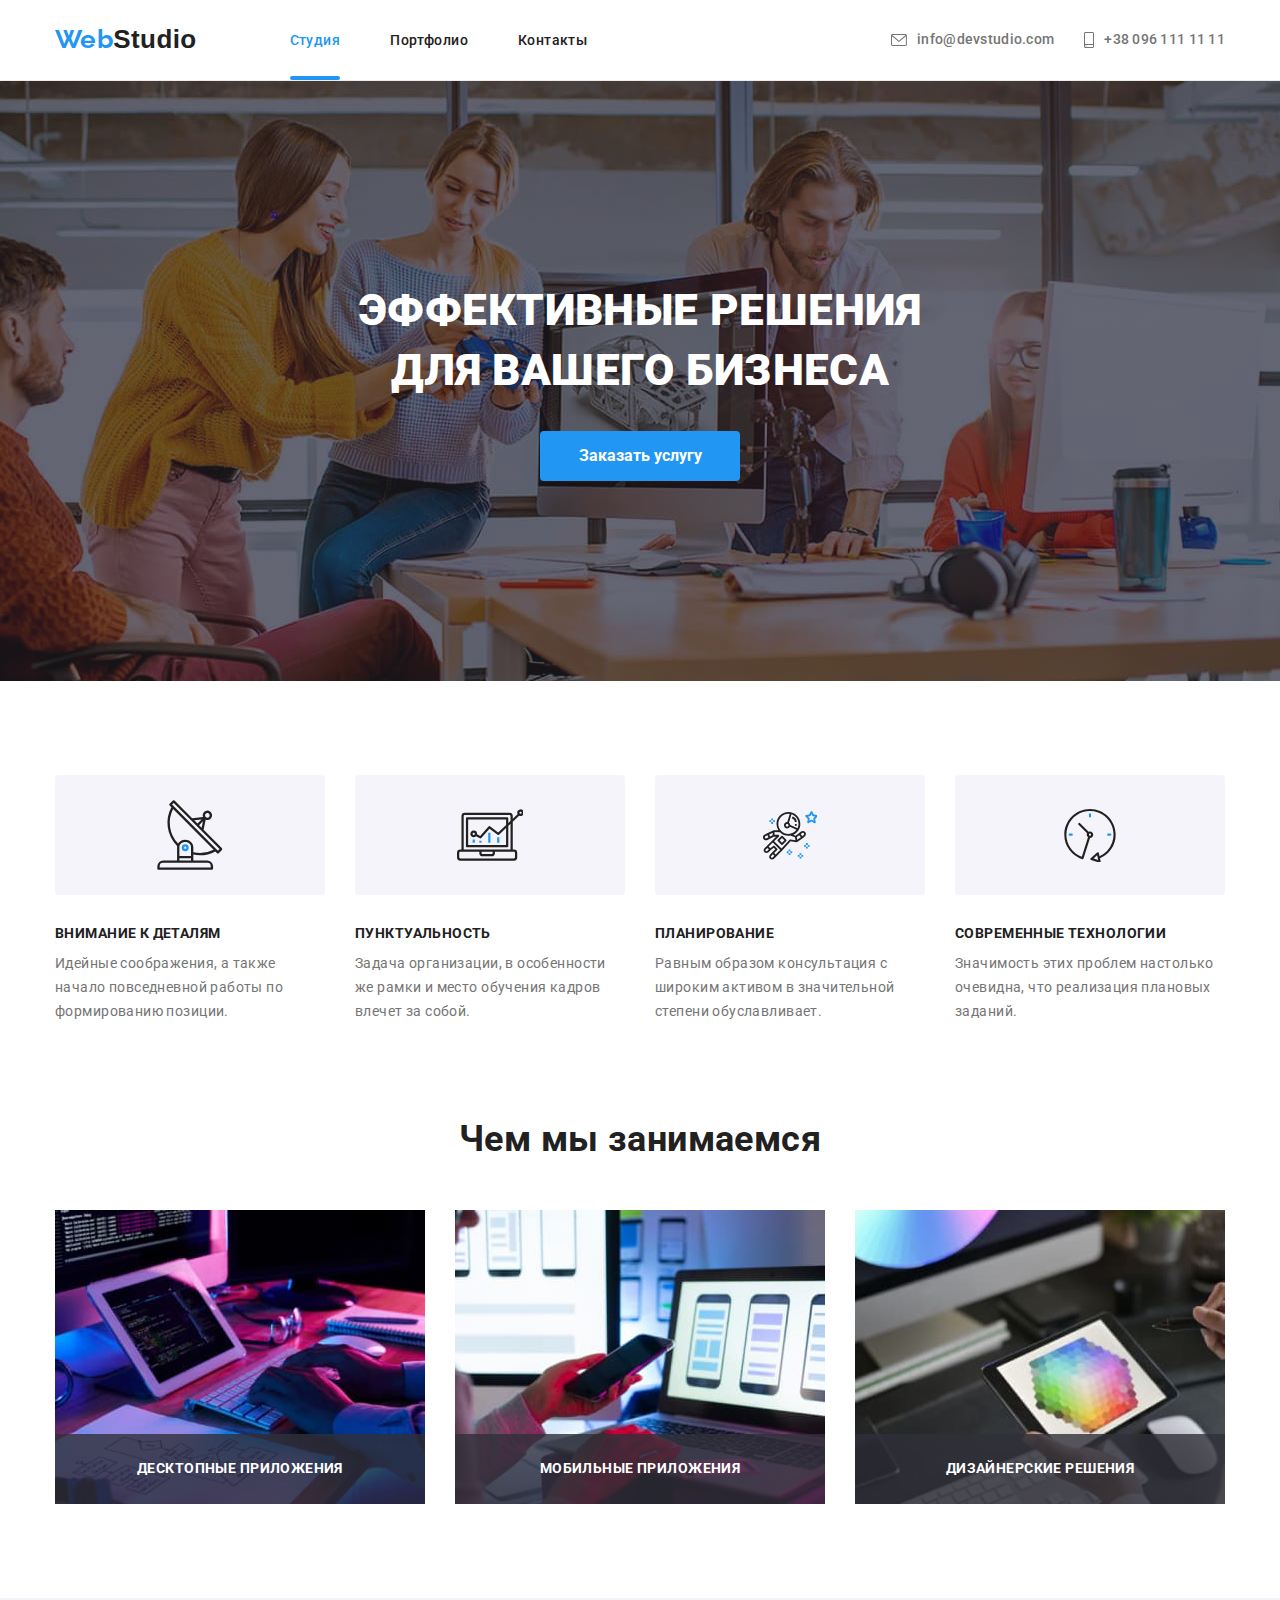
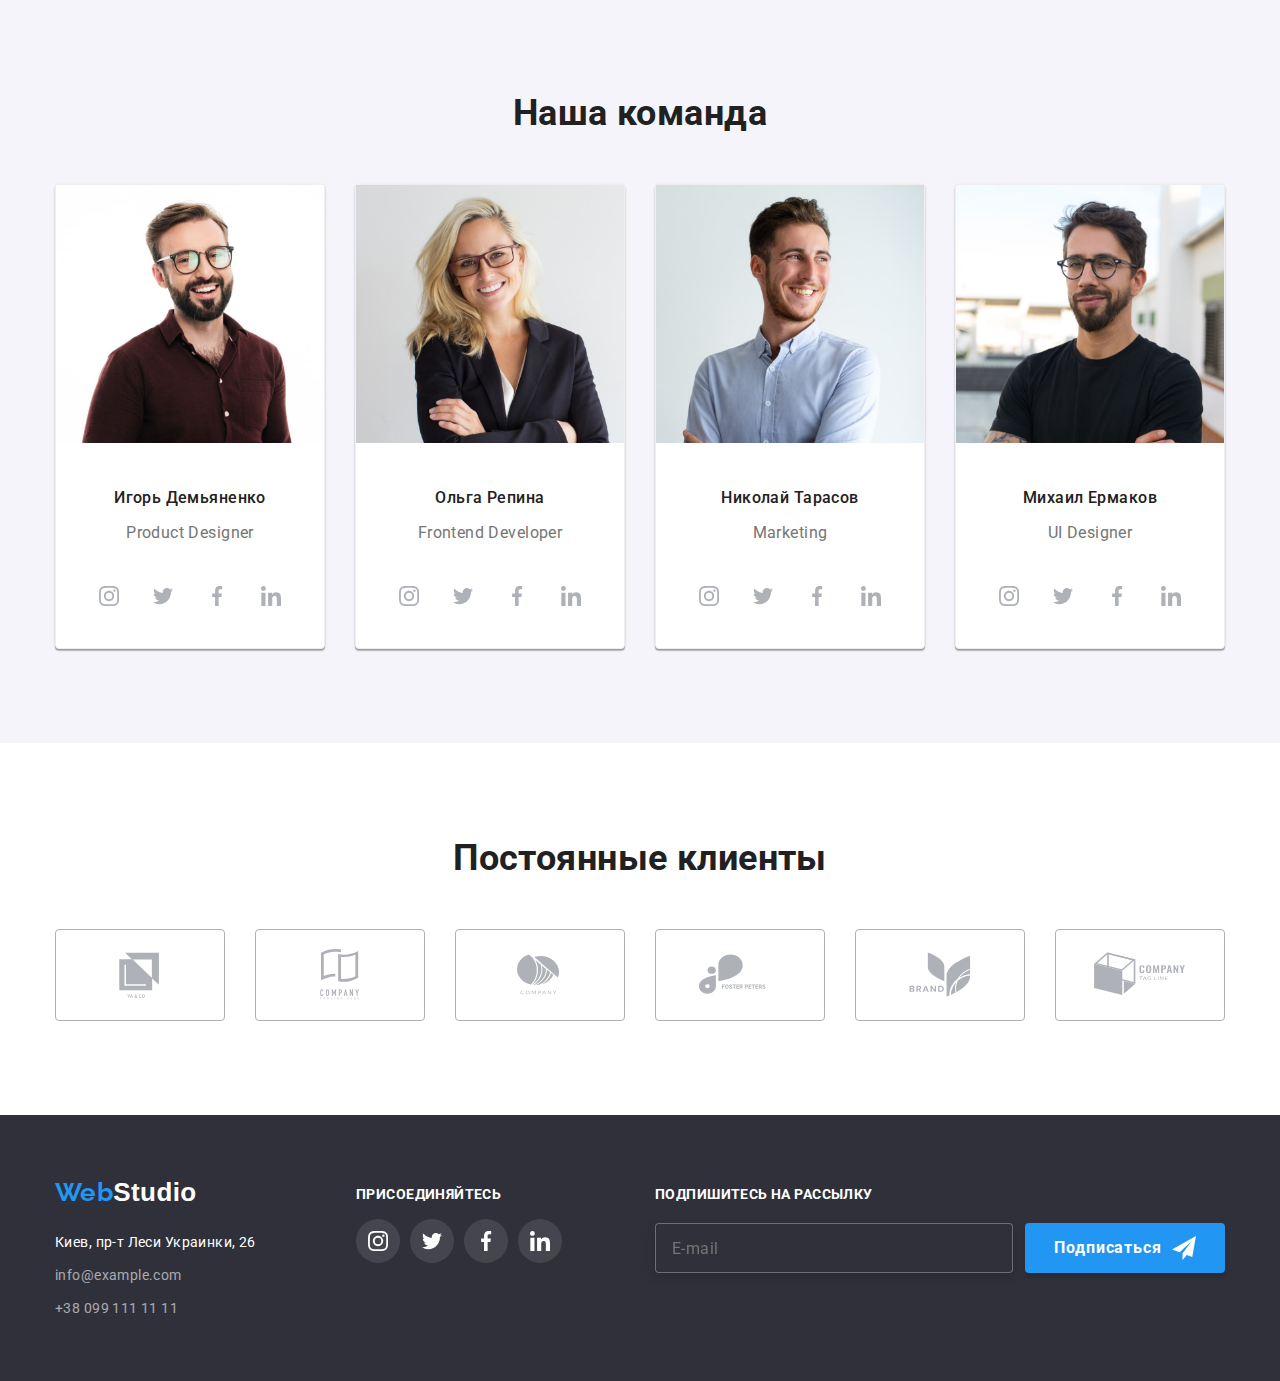
<file: index.html>
<!DOCTYPE html>
<html lang="ru">
<head>
    <meta charset="UTF-8">
    <meta http-equiv="X-UA-Compatible" content="IE=edge">
    <meta name="viewport" content="width=device-width, initial-scale=1.0">
    <title>WebStudio</title>
    <link rel="stylesheet" href="https://cdnjs.cloudflare.com/ajax/libs/modern-normalize/1.0.0/modern-normalize.min.css">
    <link rel="stylesheet" href="./css/main.min.css" />
    <link rel="preconnect" href="https://fonts.googleapis.com">
    <link rel="preconnect" href="https://fonts.gstatic.com" crossorigin>
    <link href="https://fonts.googleapis.com/css2?family=Raleway:wght@700&family=Roboto:wght@400;500;700;900&display=swap"
        rel="stylesheet">
</head>
<body>
    <!--Шапка сайта-->
    <header class="page-header">
        <div class="container main-nav">
        <nav class="main-nav">
            <a href="./index.html" class="logo">Web<span class="logo__item">Studio</span></a>
            <ul class="site-nav list">
                <li class="site-nav__item"><a href="./index.html" class="site-nav__link current">Студия</a></li>
                <li class="site-nav__item"><a href="./portfolio.html" class="site-nav__link">Портфолио</a></li>
                <li class="site-nav__item"><a href="" class="site-nav__link">Контакты</a></li>
            </ul>
        </nav>
            <ul class="auth-nav list">
                <li class="auth-nav__item link">
                    <a href="mainto:info@devstudio.com" class="auth-nav__link">
                       <svg class="auth-nav__icon" width="16" height="12">
                           <use href="./images/symbol-defs-2.svg#icon-mail"></use>
                       </svg>info@devstudio.com</a>
                </li>
                <li class="auth-nav__item link">
                    <a href="tel:+380961111111" class="auth-nav__link">
                        <svg class="auth-nav__icon" width="10" height="16">
                            <use href="./images/symbol-defs-2.svg#icon-smartphone"></use>
                        </svg>+38 096 111 11 11</a>
                </li>
            </ul>
        </div>
    </header>
    <main>
        <!-- Герой-->
    <div>
        <section class="hero">
            <h1 class="hero__title">ЭФФЕКТИВНЫЕ РЕШЕНИЯ </br> ДЛЯ ВАШЕГО БИЗНЕСА</h1>
            <button type="button" class="hero__button" data-modal-open>Заказать услугу</button>
        </section>
    </div>
    <section class="section">
        <div class="container">
        <!--<h2 class="section-title">Преимущества</h2>-->
        <ul class="section-feature list">
            <li class="section-feature__item">
                <div class="item-feature">
                    <svg class="item-feature__icon" width="65.32" height="70">
                        <use href="./images/symbol-defs-2.svg#icon-vector"></use>
                    </svg>
                </div>
                <h3 class="section-feature__title">ВНИМАНИЕ К ДЕТАЛЯМ</h3>
                <p class="section-feature__text">Идейные соображения, а также начало повседневной работы по формированию позиции.</p> 
            </li>
            <li class="section-feature__item">
                <div class="item-feature">
                    <svg class="item-feature__icon" width="66.96" height="70">
                        <use href="./images/symbol-defs-2.svg#icon-diagram"></use>
                    </svg>
                </div>
                <h3 class="section-feature__title">ПУНКТУАЛЬНОСТЬ</h3>
                <p class="section-feature__text">Задача организации, в особенности же рамки и место обучения кадров влечет за собой.</p>
            </li>
            <li class="section-feature__item">
                <div class="item-feature">
                    <svg class="item-feature__icon" width="54.83" height="60.66">
                        <use href="./images/symbol-defs-2.svg#icon-astronaut"></use>
                    </svg>
                </div>
                <h3 class="section-feature__title">ПЛАНИРОВАНИЕ</h3>
                <p class="section-feature__text">Равным образом консультация с широким активом в значительной степени обуславливает.</p>
            </li>
            <li class="section-feature__item">
                <div class="item-feature">
                    <svg class="item-feature__icon" width="70" height="53.69">
                        <use href="./images/symbol-defs-2.svg#icon-clock"></use>
                    </svg>
                </div>
                <h3 class="section-feature__title">СОВРЕМЕННЫЕ ТЕХНОЛОГИИ</h3>
                <p class="section-feature__text">Значимость этих проблем настолько очевидна, что реализация плановых заданий.</p>
            </li>
        </ul>
        </div>
    </section>
    <section class="section">
        <div class="container">
        <h2 class="section__title">Чем мы занимаемся</h2>
        <ul class="section-works list">
            <li class="section-works__item">
                <div class="section-works__label">
                <img src="./images/box1.jpg" alt="Рабочая область" width="370" height="294">
                <p class="section-works__text">ДЕСКТОПНЫЕ ПРИЛОЖЕНИЯ</p>
                </div>
            </li>
            <li class="section-works__item">
                <div class="section-works__label">
                <img src="./images/box2.jpg" alt="Ноутбук" width="370" height="294">
                <p class="section-works__text">МОБИЛЬНЫЕ ПРИЛОЖЕНИЯ</p>
                </div>            
            </li>
            <li class="section-works__item">
                <div class="section-works__label">
                <img src="./images/box3.jpg" alt="Планшет" width="370" height="294">
                <p class="section-works__text">ДИЗАЙНЕРСКИЕ РЕШЕНИЯ</p>
                </div>            
            </li>
        </ul>
        </div>
    </section>
    <section class="section ours-team">
        <div class="container">
        <h2 class="section__title">Наша команда</h2>
        <ul class="section-team list">
            <li class="section-team__item">
                <img src="./images/img1.jpg" alt="Игорь" width="270" height="260">
                <div class="card-box">
                <h3 class="card-box__title">Игорь Демьяненко</h3>
                <p class="card-box__text">Product Designer</p>
                <ul class="icon list">
                    <li class="icon__item">
                        <a href="" class="icon__contact" aria-label="instagram">
                    <svg class="icons" width="20" height="20">
                        <use href="./images/symbol-defs-2.svg#icon-instagram"></use>
                    </svg>
                        </a>
                    </li>
                    <li class="icon__item">
                        <a href="" class="icon__contact" aria-label="twitter">
                            <svg class="icons" width="20" height="20">
                                <use href="./images/symbol-defs-2.svg#icon-twitter"></use>
                            </svg>
                        </a>
                    </li>
                    <li class="icon__item">
                        <a href="" class="icon__contact" aria-label="fasebook">
                            <svg class="icons" width="20" height="20">
                                <use href="./images/symbol-defs-2.svg#icon-facebook"></use>
                            </svg>
                        </a>
                    </li>
                    <li class="icon__item">
                        <a href="" class="icon__contact" aria-label="linkedin">
                            <svg class="icons" width="20" height="20">
                                <use href="./images/symbol-defs-2.svg#icon-linkedin"></use>
                            </svg>
                        </a>
                    </li>
                </ul>
                </div>
            </li>
            <li class="section-team__item">
                <img src="./images/img2.jpg" alt="Ольга" width="270" height="260">
                <div class="card-box">
                <h3 class="card-box__title">Ольга Репина</h3>
                <p class="card-box__text">Frontend Developer</p>
                <ul class="icon list">
                    <li class="icon__item">
                        <a href="" class="icon__contact" aria-label="instagram">
                            <svg class="icons" width="20" height="20">
                                <use href="./images/symbol-defs-2.svg#icon-instagram"></use>
                            </svg>
                        </a>
                    </li>
                    <li class="icon__item">
                        <a href="" class="icon__contact" aria-label="twitter">
                            <svg class="icons" width="20" height="20">
                                <use href="./images/symbol-defs-2.svg#icon-twitter"></use>
                            </svg>
                        </a>
                    </li>
                    <li class="icon__item">
                        <a href="" class="icon__contact" aria-label="fasebook">
                            <svg class="icons" width="20" height="20">
                                <use href="./images/symbol-defs-2.svg#icon-facebook"></use>
                            </svg>
                        </a>
                    </li>
                    <li class="icon__item">
                        <a href="" class="icon__contact" aria-label="linkedin">
                            <svg class="icons" width="20" height="20">
                                <use href="./images/symbol-defs-2.svg#icon-linkedin"></use>
                            </svg>
                        </a>
                    </li>
                </ul>
                </div>
            </li>
            <li class="section-team__item">
                <img src="./images/img3.jpg" alt="Николай" width="270" height="260">
                <div class="card-box">
                <h3 class="card-box__title">Николай Тарасов</h3>
                <p class="card-box__text">Marketing</p>
                <ul class="icon list">
                    <li class="icon__item">
                        <a href="" class="icon__contact" aria-label="instagram">
                            <svg class="icons" width="20" height="20">
                                <use href="./images/symbol-defs-2.svg#icon-instagram"></use>
                            </svg>
                        </a>
                    </li>
                    <li class="icon__item">
                        <a href="" class="icon__contact" aria-label="twitter">
                            <svg class="icons" width="20" height="20">
                                <use href="./images/symbol-defs-2.svg#icon-twitter"></use>
                            </svg>
                        </a>
                    </li>
                    <li class="icon__item">
                        <a href="" class="icon__contact" aria-label="fasebook">
                            <svg class="icons" width="20" height="20">
                                <use href="./images/symbol-defs-2.svg#icon-facebook"></use>
                            </svg>
                        </a>
                    </li>
                    <li class="icon__item">
                        <a href="" class="icon__contact" aria-label="linkedin">
                            <svg class="icons" width="20" height="20">
                                <use href="./images/symbol-defs-2.svg#icon-linkedin"></use>
                            </svg>
                        </a>
                    </li>
                </ul>
                </div>
            </li>
            <li class="section-team__item">
                <img src="./images/img4.jpg" alt="Михаил" width="270" height="260">
                <div class="card-box">
                    <h3 class="card-box__title">Михаил Ермаков</h3>
                    <p class="card-box__text">UI Designer</p>
                <ul class="icon list">
                    <li class="icon__item">
                        <a href="" class="icon__contact" aria-label="instagram">
                            <svg class="icons" width="20" height="20">
                                <use href="./images/symbol-defs-2.svg#icon-instagram"></use>
                            </svg>
                        </a>
                    </li>
                    <li class="icon__item">
                        <a href="" class="icon__contact" aria-label="twitter">
                            <svg class="icons" width="20" height="20">
                                <use href="./images/symbol-defs-2.svg#icon-twitter"></use>
                            </svg>
                        </a>
                    </li>
                    <li class="icon__item">
                        <a href="" class="icon__contact" aria-label="fasebook">
                            <svg class="icons" width="20" height="20">
                                <use href="./images/symbol-defs-2.svg#icon-facebook"></use>
                            </svg>
                        </a>
                    </li>
                    <li class="icon__item">
                        <a href="" class="icon__contact" aria-label="linkedin">
                            <svg class="icons" width="20" height="20">
                                <use href="./images/symbol-defs-2.svg#icon-linkedin"></use>
                            </svg>
                        </a>
                    </li>
                </ul>
                </div>
            </li>
        </ul>
        </div>
    </section>

    <section class="section">
        <div class="container"> 
        <h2 class="section__title">Постоянные клиенты</h2>
            <ul class="section-cliens list">
                <li class="section-cliens__item">
                <a href="" class="cliens">
                    <svg class="cliens__icon" width="106" height="60">
                        <use href="./images/symbol-defs-2.svg#icon-Logo1"></use>
                    </svg>
                </a>
                </li>
                <li class="section-cliens__item">
                <a href="" class="cliens">
                    <svg class="cliens__icon" width="106" height="60">
                        <use href="./images/symbol-defs-2.svg#icon-Logo2"></use>
                    </svg>
                </a>
                </il>
                <li class="section-cliens__item">
                <a href="" class="cliens">
                    <svg class="cliens__icon" width="106" height="60">
                        <use href="./images/symbol-defs-2.svg#icon-Logo3"></use>
                    </svg>
                </a>
                </li>
                <li class="section-cliens__item">
                <a href="" class="cliens">
                    <svg class="cliens__icon" width="106" height="60">
                        <use href="./images/symbol-defs-2.svg#icon-Logo4"></use>
                    </svg>
                </a>
                </li>
                <li class="section-cliens__item">
                <a href="" class="cliens">
                    <svg class="cliens__icon" width="106" height="60">
                        <use href="./images/symbol-defs-2.svg#icon-Logo5"></use>
                    </svg>
                </a>
                </li>
                <li class="section-cliens__item">
                <a href="" class="cliens">
                    <svg class="cliens__icon" width="106" height="60">
                        <use href="./images/symbol-defs-2.svg#icon-Logo6"></use>
                    </svg>
                </a>
                </li>
            </ul>
        </div>
            </section>
</main>
<footer class="footer">
    <div class="container addres">
    <div class="container__addres"> 
        <a href="./index.html" class="logo">Web<span class="logo__items">Studio</span></a>
    <address>
        <ul class="contact-address list">
            <li class="contact-address__item">Киев, пр-т Леси Украинки, 26</li>
            <li class="contact-address__item"><a href="mainto:info@example.com" class="address">info@example.com</a></li>
            <li class="contact-address__item"><a href="tel:+380991111111" class="address">+38 099 111 11 11</a></li>
        </ul>
    </address>
    </div>
    <div class="sotial">
    <p class="sotial__text">ПРИСОЕДИНЯЙТЕСЬ</p>
    <ul class="icon list">
        <li class="icon__item">
        <a href="" class="icon__contact-footer" aria-label="instagram">
            <svg class="icons" width="20" height="20">
                <use href="./images/symbol-defs-2.svg#icon-instagram"></use>
            </svg>
        </a>
        </li>
        <li class="icon__item">
        <a href="" class="icon__contact-footer" aria-label="twitter">
            <svg class="icons" width="20" height="20">
                <use href="./images/symbol-defs-2.svg#icon-twitter"></use>
            </svg>
        </a>
        </li>
        <li class="icon__item">
        <a href="" class="icon__contact-footer" aria-label="fasebook">
            <svg class="icons" width="20" height="20">
                <use href="./images/symbol-defs-2.svg#icon-facebook"></use>
            </svg>
        </a>
        </li>
        <li class="icon__item">
        <a href="" class="icon__contact-footer" aria-label="linkedin">
            <svg class="icons" width="20" height="20">
                <use href="./images/symbol-defs-2.svg#icon-linkedin"></use>
            </svg>
        </a>
        </li>
    </ul>
    </div>
<!--Подписка-->
<div class="subscribe">
    <h2 class="input__text">ПОДПИШИТЕСЬ НА РАССЫЛКУ</h2>
    <form class="form-subscribe">
        <label for="email">
        <input type="email" name="email" id="email" class="input-subscribe" placeholder="E-mail" />
        </label>
        <div class="input-button">
            <button type="submit" class="button-subscribe">Подписаться
                <svg class="button-subscribe__icon-send" width="24" height="24">
                    <use href="./images/symbol-defs-2.svg#icon-icon-send"></use>
                </svg>
            </button>
        </div> 
    </form>
</div>  
</div>
</footer>

<!--Модальне вікно-->

<div class="backdrop is-hidden" data-modal>
    <div class="modal">
       <button type="button" class="button-modal" data-modal-close>
       <svg class="button-modal__icon" width="11" height="11">
            <use href="./images/symbol-defs-2.svg#icon-icon"></use>
       </svg>
       </button>
           <h2 class="modal__text">Оставьте свои данные, мы вам перезвоним</h2>
           <form class="field">
           <div class="form-field">
           <label for="username" class="form-field__label">
            Имя
            <input class="form-field__input" type="text" name="username" id="username" autofocus required />
            <svg class="form-field__icon" width="18" height="18">
                <use href="./images/symbol-defs-2.svg#icon-person-black"></use>
            </svg>
           </label>
           </div>

           <div class="form-field">
           <label for="phone-number" class="form-field__label">
            Телефон
            <input class="form-field__input" type="tel" name="phone-number" id="phone-number" pattern="[0-9](10)" title="0971111111" required />
            <svg class="form-field__icon" width="18" height="18">
                <use href="./images/symbol-defs-2.svg#icon-phone-black"></use>
            </svg>
           </label>
           </div>
           
           <div class="form-field">
           <label for="email" class="form-field__label">
            Почта
            <input class="form-field__input" type="email" name="email" id="email" />
            <svg class="form-field__icon" width="18" height="18">
                <use href="./images/symbol-defs-2.svg#icon-email-black"></use>
            </svg>
           </label>
           </div>

           <div class="form-field">
           <label for="feedback" class="form-field__label">
            Комментарий
            <textarea class="form-field__feedback" name="feedback" id="feedback" placeholder="Введите текст"></textarea>
           </label>
           </div>

            <label for="checkbox" class="form-field__label-check">          
            <input type="checkbox" class="form-field__input-check" id="checkbox" name="checkbox">
            <svg class="form-field__icon-box" width="16" height="15">
                <use href="./images/symbol-defs-2.svg#icon-send"></use>
            </svg>
            Соглашаюсь с рассылкой и принимаю&nbsp;<a class="form-field__check-contract" href="#">Условия договора</a>
            </label>

          <button type="submit" class="button-submit">Отправить</button>
        </form>
        </div>
</div>

<script src="./js/modal.js"></script>
</body>
</html>
</file>
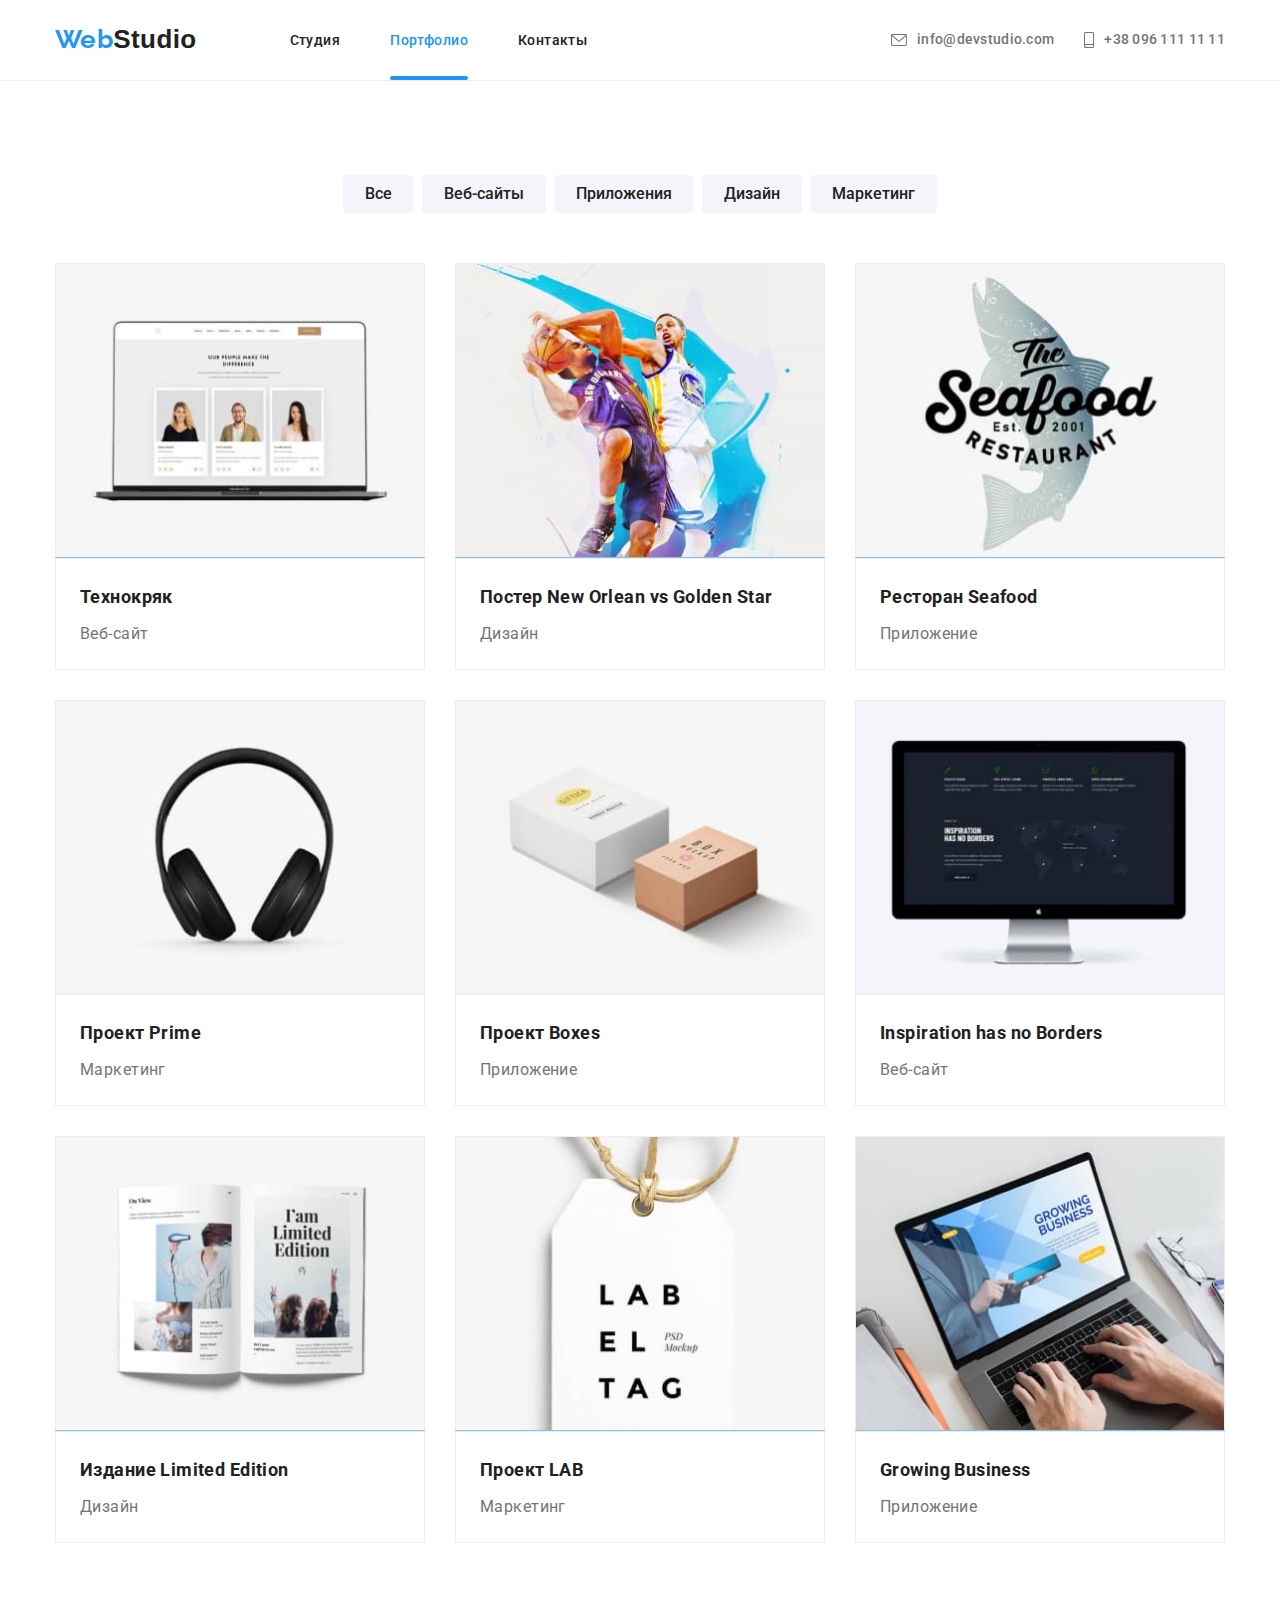
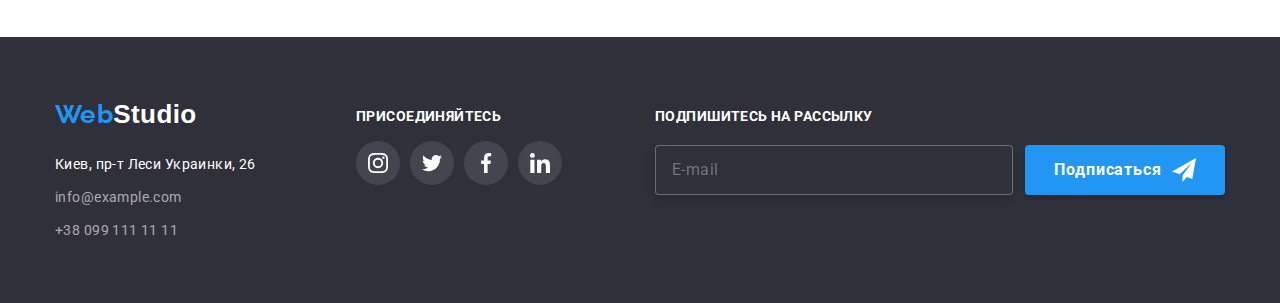
<file: portfolio.html>
<!DOCTYPE html>
<html lang="ru">

<head>
    <meta charset="UTF-8">
    <meta http-equiv="X-UA-Compatible" content="IE=edge">
    <meta name="viewport" content="width=device-width, initial-scale=1.0">
    <title>WebStudio</title>
    <link rel="stylesheet" href="https://cdnjs.cloudflare.com/ajax/libs/modern-normalize/1.0.0/modern-normalize.min.css">
    <link rel="stylesheet" href="./css/main.min.css" />
    <link rel="preconnect" href="https://fonts.googleapis.com">
    <link rel="preconnect" href="https://fonts.gstatic.com" crossorigin>
    <link href="https://fonts.googleapis.com/css2?family=Raleway:wght@700&family=Roboto:wght@400;500;700;900&display=swap"
        rel="stylesheet">
</head>

<body>
    <!--Шапка сайта-->
    <header class="page-header">
        <div class="container main-nav">
            <nav class="main-nav">
                <a href="./index.html" class="logo">Web<span class="logo__item">Studio</span></a>
                <ul class="site-nav list">
                    <li class="site-nav__item"><a href="./index.html" class="site-nav__link">Студия</a></li>
                    <li class="site-nav__item"><a href="./portfolio.html" class="site-nav__link current">Портфолио</a></li>
                    <li class="site-nav__item"><a href="" class="site-nav__link">Контакты</a></li>
                </ul>
            </nav>
            <ul class="auth-nav list">
                <li class="auth-nav__item link">
                    <a href="mainto:info@devstudio.com" class="auth-nav__link">
                        <svg class="auth-nav__icon" width="16" height="12">
                            <use href="./images/symbol-defs-2.svg#icon-mail"></use>
                        </svg>info@devstudio.com</a>
                </li>
                <li class="auth-nav__item link">
                    <a href="tel:+380961111111" class="auth-nav__link">
                        <svg class="auth-nav__icon" width="10" height="16">
                            <use href="./images/symbol-defs-2.svg#icon-smartphone"></use>
                        </svg>+38 096 111 11 11</a>
                </li>
            </ul>
        </div>
    </header>

    <main>
        <section class="section">
            <div class="container">
            <ul class="section-button list">
                <li class="section-button__item"><button type="button" class="button-second">Все</button></li>
                <li class="section-button__item"><button type="button" class="button-second">Веб-сайты</button></li>
                <li class="section-button__item"><button type="button" class="button-second">Приложения</button></li>
                <li class="section-button__item"><button type="button" class="button-second">Дизайн</button>
                <li class="section-button__item"><button type="button" class="button-second">Маркетинг</button></li>
            </ul>
            </div>
            <div class="container">
            <ul class="portfolio-work list">
                <li class="portfolio-work__item">
                        <div class="overlay">
                        <a href="" class="portfolio"><img src="./images/imgp.jpg" alt="Ноутбук" width="370" height="294">
                        <p class="portfolio__title">Технокряк это современная площадка распространения коронавируса. Компании используют эту платформу для цифрового
                        шпионажа и атак на защищённые сервера конкурентов.</p>
                        </div>
                    <div class="card-content">
                        <h3 class="card-content__title">Технокряк</h3>
                        <p class="card-content__text">Веб-сайт</p>
                    </div>
                </a>
                </li>
                <li class="portfolio-work__item">
                    <div class="overlay">
                    <a href="" class="portfolio"><img src="./images/imgpo.jpg" alt="Баскетбол" width="370" height="294">
                        <p class="portfolio__title">Технокряк это современная площадка распространения коронавируса. Компании используют эту платформу
                        для цифрового шпионажа и атак на защищённые сервера конкурентов.</p>
                        </div>
                        <div class="card-content">
                        <h3 class="card-content__title">Постер New Orlean vs Golden Star</h3>
                        <p class="card-content__text">Дизайн</p>
                        </div>
                    </a>
                </li>
                <li class="portfolio-work__item">
                    <div class="overlay">                  
                    <a href="" class="portfolio"><img src="./images/imgpor.jpg" alt="Название ресторана" width="370" height="294">
                        <p class="portfolio__title">Технокряк это современная площадка распространения коронавируса. Компании используют эту платформу
                        для цифрового шпионажа и атак на защищённые сервера конкурентов.</p>
                        </div>
                        <div class="card-content">
                        <h3 class="card-content__title">Ресторан Seafood</h3>
                        <p class="card-content__text">Приложение</p>
                        </div>
                    </a>
                </li>
                <li class="portfolio-work__item">
                    <div class="overlay">
                    <a href="" class="portfolio"><img src="./images/imgport.jpg" alt="Наушники" width="370" height="294">
                        <p class="portfolio__title">Технокряк это современная площадка распространения коронавируса. Компании используют эту платформу
                        для цифрового шпионажа и атак на защищённые сервера конкурентов.</p>
                        </div>
                        <div class="card-content">
                        <h3 class="card-content__title">Проект Prime</h3>
                        <p class="card-content__text">Маркетинг</p>
                        </div>
                    </a>
                </li>
                <li class="portfolio-work__item">
                    <div class="overlay">
                    <a href="" class="portfolio"><img src="./images/imgportf.jpg" alt="Коробки" width="370" height="294">
                        <p class="portfolio__title">Технокряк это современная площадка распространения коронавируса. Компании используют эту платформу
                        для цифрового шпионажа и атак на защищённые сервера конкурентов.</p>
                        </div>
                        <div class="card-content">
                        <h3 class="card-content__title">Проект Boxes</h3>
                        <p class="card-content__text">Приложение</p>
                        </div>
                    </a>
                </li>
                <li class="portfolio-work__item">
                    <div class="overlay">
                    <a href="" class="portfolio"><img src="./images/imgportfo.jpg" alt="Екран компа" width="370" height="294">
                        <p class="portfolio__title">Технокряк это современная площадка распространения коронавируса. Компании используют эту платформу
                        для цифрового шпионажа и атак на защищённые сервера конкурентов.</p>
                        </div>
                        <div class="card-content">
                        <h3 class="card-content__title">Inspiration has no Borders</h3>
                        <p class="card-content__text">Веб-сайт</p>
                        </div>
                    </a>
                </li>
                <li class="portfolio-work__item">
                    <div class="overlay">
                    <a href="" class="portfolio"><img src="./images/imgportfol.jpg" alt="Журнал" width="370" height="294">
                        <p class="portfolio__title">Технокряк это современная площадка распространения коронавируса. Компании используют эту платформу
                        для цифрового шпионажа и атак на защищённые сервера конкурентов.</p>
                        </div>
                        <div class="card-content">
                        <h3 class="card-content__title">Издание Limited Edition</h3>
                        <p class="card-content__text">Дизайн</p>
                        </div>
                    </a>
                </li>
                <li class="portfolio-work__item">
                    <div class="overlay">
                    <a href="" class="portfolio"><img src="./images/imgportfoli.jpg" alt="Емблема" width="370" height="294">
                        <p class="portfolio__title">Технокряк это современная площадка распространения коронавируса. Компании используют эту платформу
                        для цифрового шпионажа и атак на защищённые сервера конкурентов.</p>
                        </div>
                        <div class="card-content">
                        <h3 class="card-content__title">Проект LAB</h3>
                        <p class="card-content__text">Маркетинг</p>
                        </div>
                    </a>
                </li>
                <li class="portfolio-work__item">
                    <div class="overlay">
                    <a href="" class="portfolio"><img src="./images/imgportfolio.jpg" alt="Работа за ноутом" width="370" height="294">
                        <p class="portfolio__title">Технокряк это современная площадка распространения коронавируса. Компании используют эту платформу
                        для цифрового шпионажа и атак на защищённые сервера конкурентов.</p>
                        </div>
                        <div class="card-content">
                        <h3 class="card-content__title">Growing Business</h3>
                        <p class="card-content__text">Приложение</p>
                        </div>
                    </a>
                </li>
            </ul>
            </div>
        </section>
    </main>
<footer class="footer">
    <div class="container addres">
        <div class="container__addres">
            <a href="./index.html" class="logo">Web<span class="logo__items">Studio</span></a>
            <address>
                <ul class="contact-address list">
                    <li class="contact-address__item">Киев, пр-т Леси Украинки, 26</li>
                    <li class="contact-address__item"><a href="mainto:info@example.com"
                            class="address">info@example.com</a></li>
                    <li class="contact-address__item"><a href="tel:+380991111111" class="address">+38 099 111 11 11</a>
                    </li>
                </ul>
            </address>
        </div>
        <div class="sotial">
            <p class="sotial__text">ПРИСОЕДИНЯЙТЕСЬ</p>
            <ul class="icon list">
                <li class="icon__item">
                    <a href="" class="icon__contact-footer" aria-label="instagram">
                        <svg class="icons" width="20" height="20">
                            <use href="./images/symbol-defs-2.svg#icon-instagram"></use>
                        </svg>
                    </a>
                </li>
                <li class="icon__item">
                    <a href="" class="icon__contact-footer" aria-label="twitter">
                        <svg class="icons" width="20" height="20">
                            <use href="./images/symbol-defs-2.svg#icon-twitter"></use>
                        </svg>
                    </a>
                </li>
                <li class="icon__item">
                    <a href="" class="icon__contact-footer" aria-label="fasebook">
                        <svg class="icons" width="20" height="20">
                            <use href="./images/symbol-defs-2.svg#icon-facebook"></use>
                        </svg>
                    </a>
                </li>
                <li class="icon__item">
                    <a href="" class="icon__contact-footer" aria-label="linkedin">
                        <svg class="icons" width="20" height="20">
                            <use href="./images/symbol-defs-2.svg#icon-linkedin"></use>
                        </svg>
                    </a>
                </li>
            </ul>
        </div>
        <!--Подписка-->
        <div class="subscribe">
            <h2 class="input__text">ПОДПИШИТЕСЬ НА РАССЫЛКУ</h2>
            <form class="form-subscribe">
                <label for="email">
                    <input type="email" name="email" id="email" class="input-subscribe" placeholder="E-mail" />
                </label>
                <div class="input-button">
                    <button type="submit" class="button-subscribe">Подписаться
                        <svg class="button-subscribe__icon-send" width="24" height="24">
                            <use href="./images/symbol-defs-2.svg#icon-icon-send"></use>
                        </svg>
                    </button>
                </div>
            </form>
        </div>
    </div>
</footer>

</body>

</html>
</file>
<file: css/main.min.css>
.container{width:1200px;padding-left:15px;padding-right:15px;margin:0 auto}.section{padding-top:94px;padding-bottom:94px}.section:nth-child(2){padding-bottom:0px}body{background-color:#fff;color:#757575;font-family:Roboto, sans-serif;font-size:14px;line-height:1.71;font-weight:400;letter-spacing:0.42px}.list{padding:0px;margin:0px;list-style:none;font-style:normal}img{display:block;max-width:100%;height:auto}svg{display:block;max-width:100%;height:auto}.auth-nav{display:-webkit-box;display:-webkit-flex;display:-ms-flexbox;display:flex;margin-left:auto;padding-top:32px;padding-bottom:32px}.auth-nav__link{display:-webkit-box;display:-webkit-flex;display:-ms-flexbox;display:flex;-webkit-box-align:center;-webkit-align-items:center;-ms-flex-align:center;align-items:center;-webkit-box-pack:center;-webkit-justify-content:center;-ms-flex-pack:center;justify-content:center;color:#757575;fill:#757575;text-decoration:none;cursor:pointer;font-size:14px;line-height:1.14;font-weight:500;font-style:normal;letter-spacing:0.02em;-webkit-transition:color 250ms cubic-bezier(0.4, 0, 0.2, 1);-o-transition:color 250ms cubic-bezier(0.4, 0, 0.2, 1);transition:color 250ms cubic-bezier(0.4, 0, 0.2, 1)}.auth-nav__link:hover,.auth-nav__link:focus{color:#2196f3;fill:#2196f3}.auth-nav__item+.auth-nav__item{margin-left:30px}.auth-nav__icon:first-child{margin-right:10px}.hero__button{display:inline-block;-webkit-border-radius:4px;border-radius:4px;padding:10px 32px;min-width:200px;border:0px solid transparent;color:#fff;background-color:#2196f3;cursor:pointer;font-family:inherit;font-size:16px;line-height:1.88;font-weight:700;text-align:center}.button-second{display:inline-block;-webkit-border-radius:4px;border-radius:4px;padding:6px 22px;border:0px solid transparent;color:#212121;background-color:#f5f4fa;cursor:pointer;font-family:inherit;font-size:16px;line-height:1.63;font-weight:500;text-align:center;-webkit-transition:color 250ms cubic-bezier(0.4, 0, 0.2, 1),background-color 250ms cubic-bezier(0.4, 0, 0.2, 1),-webkit-box-shadow 250ms cubic-bezier(0.4, 0, 0.2, 1);transition:color 250ms cubic-bezier(0.4, 0, 0.2, 1),background-color 250ms cubic-bezier(0.4, 0, 0.2, 1),-webkit-box-shadow 250ms cubic-bezier(0.4, 0, 0.2, 1);-o-transition:color 250ms cubic-bezier(0.4, 0, 0.2, 1),background-color 250ms cubic-bezier(0.4, 0, 0.2, 1),box-shadow 250ms cubic-bezier(0.4, 0, 0.2, 1);transition:color 250ms cubic-bezier(0.4, 0, 0.2, 1),background-color 250ms cubic-bezier(0.4, 0, 0.2, 1),box-shadow 250ms cubic-bezier(0.4, 0, 0.2, 1);transition:color 250ms cubic-bezier(0.4, 0, 0.2, 1),background-color 250ms cubic-bezier(0.4, 0, 0.2, 1),box-shadow 250ms cubic-bezier(0.4, 0, 0.2, 1),-webkit-box-shadow 250ms cubic-bezier(0.4, 0, 0.2, 1)}.button-second:hover,.button-second:focus{-webkit-box-shadow:0px 1px 1px rgba(0,0,0,0.12),0px 4px 4px rgba(0,0,0,0.06),1px 4px 6px rgba(0,0,0,0.16);box-shadow:0px 1px 1px rgba(0,0,0,0.12),0px 4px 4px rgba(0,0,0,0.06),1px 4px 6px rgba(0,0,0,0.16);color:#fff;background-color:#2196f3}.button-subscribe{display:-webkit-box;display:-webkit-flex;display:-ms-flexbox;display:flex;-webkit-box-align:center;-webkit-align-items:center;-ms-flex-align:center;align-items:center;-webkit-box-pack:center;-webkit-justify-content:center;-ms-flex-pack:center;justify-content:center;width:200px;height:50px;border:0px;margin-left:12px;margin-top:20px;font-size:16px;line-height:1.88;font-weight:700;letter-spacing:0.06em;text-align:center;color:#fff;background:#2196f3;-webkit-box-shadow:0px 4px 4px rgba(0,0,0,0.15);box-shadow:0px 4px 4px rgba(0,0,0,0.15);-webkit-border-radius:4px;border-radius:4px}.button-modal{display:-webkit-box;display:-webkit-flex;display:-ms-flexbox;display:flex;-webkit-box-align:center;-webkit-align-items:center;-ms-flex-align:center;align-items:center;-webkit-box-pack:center;-webkit-justify-content:center;-ms-flex-pack:center;justify-content:center;width:30px;height:30px;position:absolute;top:8px;right:8px;padding:6px;-webkit-border-radius:50%;border-radius:50%;content:' ';border:1px solid rgba(0,0,0,0.1);background-color:#fff;fill:#212121;cursor:pointer;-webkit-transition:background-color 250ms cubic-bezier(0.4, 0, 0.2, 1);-o-transition:background-color 250ms cubic-bezier(0.4, 0, 0.2, 1);transition:background-color 250ms cubic-bezier(0.4, 0, 0.2, 1)}.button-modal:hover{fill:#2196f3}.button-submit{display:block;width:200px;height:50px;margin:0 auto;padding:10px 55px;color:#fff;background-color:#2196f3;font-size:16px;line-height:1.88;font-weight:700;border:0px;-webkit-box-shadow:0px 4px 4px rgba(0,0,0,0.15);box-shadow:0px 4px 4px rgba(0,0,0,0.15);-webkit-border-radius:4px;border-radius:4px;-webkit-box-align:center;-webkit-align-items:center;-ms-flex-align:center;align-items:center;text-align:center}.hero{max-width:1600px;height:600px;margin-left:auto;margin-right:auto;text-align:center;padding-top:200px;padding-bottom:200px;background-color:#2f303a;background-image:-webkit-gradient(linear, left top, right top, from(rgba(47,48,58,0.4)), to(rgba(47,48,58,0.4))),url(../images/Imghero.jpg);background-image:-webkit-linear-gradient(left, rgba(47,48,58,0.4), rgba(47,48,58,0.4)),url(../images/Imghero.jpg);background-image:-o-linear-gradient(left, rgba(47,48,58,0.4), rgba(47,48,58,0.4)),url(../images/Imghero.jpg);background-image:linear-gradient(to right, rgba(47,48,58,0.4), rgba(47,48,58,0.4)),url(../images/Imghero.jpg);background-repeat:no-repeat;-webkit-background-size:cover;background-size:cover;background-position:center}.hero__title{margin-top:0px;margin-bottom:30px;color:#fff;font-size:44px;line-height:1.36;font-weight:900}.icon,.icon-footer{display:-webkit-box;display:-webkit-flex;display:-ms-flexbox;display:flex;-webkit-box-align:center;-webkit-align-items:center;-ms-flex-align:center;align-items:center;-webkit-box-pack:center;-webkit-justify-content:center;-ms-flex-pack:center;justify-content:center}.icon__contact{display:-webkit-box;display:-webkit-flex;display:-ms-flexbox;display:flex;width:44px;height:44px;margin-top:16px;padding:12px;border:none;-webkit-border-radius:50%;border-radius:50%;fill:#afb1b8;background-color:#fff;cursor:pointer;-webkit-transition:fill 250ms cubic-bezier(0.4, 0, 0.2, 1),background-color 250ms cubic-bezier(0.4, 0, 0.2, 1);-o-transition:fill 250ms cubic-bezier(0.4, 0, 0.2, 1),background-color 250ms cubic-bezier(0.4, 0, 0.2, 1);transition:fill 250ms cubic-bezier(0.4, 0, 0.2, 1),background-color 250ms cubic-bezier(0.4, 0, 0.2, 1)}.icon__contact:hover,.icon__contact:focus{fill:#fff;background-color:#2196f3}.icon__item+.icon__item{margin-left:10px}.icon__contact-footer{display:-webkit-box;display:-webkit-flex;display:-ms-flexbox;display:flex;width:44px;height:44px;margin-top:16px;padding:12px;border:none;-webkit-border-radius:50%;border-radius:50%;cursor:pointer;fill:#fff;background-color:rgba(255,255,255,0.1);-webkit-transition:fill 250ms cubic-bezier(0.4, 0, 0.2, 1),background-color 250ms cubic-bezier(0.4, 0, 0.2, 1);-o-transition:fill 250ms cubic-bezier(0.4, 0, 0.2, 1),background-color 250ms cubic-bezier(0.4, 0, 0.2, 1);transition:fill 250ms cubic-bezier(0.4, 0, 0.2, 1),background-color 250ms cubic-bezier(0.4, 0, 0.2, 1)}.icon__contact-footer:hover,.icon__contact-footer:focus{fill:#fff;background:#2196f3}.logo{color:#2196f3;text-decoration:none;font-family:Raleway, sans-serif;font-size:26px;line-height:1.17;font-weight:700}.logo__item{color:#212121;font-family:Oleo Script, sans-serif;font-size:26px;line-height:1.38;font-weight:700}.logo__items{color:#fff;font-family:Oleo Script, sans-serif;font-size:26px;line-height:1.38;font-weight:700}.backdrop{position:fixed;top:0;left:0;width:100%;height:100%;padding:8px;background-color:#00000033}.backdrop.is-hidden{opacity:0;pointer-events:none;visibility:hidden}.backdrop.is-hidden .modal{-webkit-transform:scale(1.1) translate(-50%, -50%);-ms-transform:scale(1.1) translate(-50%, -50%);transform:scale(1.1) translate(-50%, -50%)}.modal{display:block;width:528px;height:581px;padding:40px;background-color:#fff;-webkit-box-shadow:0px 1px 3px rgba(0,0,0,0.12),0px 1px 1px rgba(0,0,0,0.14),0px 2px 1px rgba(0,0,0,0.2);box-shadow:0px 1px 3px rgba(0,0,0,0.12),0px 1px 1px rgba(0,0,0,0.14),0px 2px 1px rgba(0,0,0,0.2);-webkit-border-radius:4px;border-radius:4px;position:absolute;top:50%;left:50%;-webkit-transform:scale(1) translate(-50%, -50%);-ms-transform:scale(1) translate(-50%, -50%);transform:scale(1) translate(-50%, -50%);-webkit-transition:scale 250ms cubic-bezier(0.4, 0, 0.2, 1),translate 250ms cubic-bezier(0.4, 0, 0.2, 1),opacity 250ms cubic-bezier(0.4, 0, 0.2, 1);-o-transition:scale 250ms cubic-bezier(0.4, 0, 0.2, 1),translate 250ms cubic-bezier(0.4, 0, 0.2, 1),opacity 250ms cubic-bezier(0.4, 0, 0.2, 1);transition:scale 250ms cubic-bezier(0.4, 0, 0.2, 1),translate 250ms cubic-bezier(0.4, 0, 0.2, 1),opacity 250ms cubic-bezier(0.4, 0, 0.2, 1)}.modal__text{font-size:20px;line-height:1.15;font-weight:700;text-align:center;letter-spacing:0.03em;color:#212121;margin-bottom:12px;margin-top:0}.form-field{display:-webkit-box;display:-webkit-flex;display:-ms-flexbox;display:flex;-webkit-box-orient:vertical;-webkit-box-direction:normal;-webkit-flex-direction:column;-ms-flex-direction:column;flex-direction:column;padding:0;margin-bottom:10px}.form-field__label{position:relative;font-family:inherit;font-size:12px;line-height:1.17;font-weight:400;letter-spacing:0.01em}.form-field__input{font-family:inherit;color:#757575;letter-spacing:0.01em;background:#fff;border:1px solid rgba(33,33,33,0.2);-webkit-border-radius:4px;border-radius:4px;padding:0 10px 0 42px;margin-top:4px;width:100%;height:40px;-webkit-transition:border 250ms cubic-bezier(0.4, 0, 0.2, 1);-o-transition:border 250ms cubic-bezier(0.4, 0, 0.2, 1);transition:border 250ms cubic-bezier(0.4, 0, 0.2, 1)}.form-field__input:focus{border:1px solid #2196f3;outline:none}.form-field__input:focus+.form-field__icon{fill:#2196f3}.form-field__icon{display:block;position:absolute;top:50%;left:12px;fill:#212121;display:block;-webkit-transition:fill 250ms cubic-bezier(0.4, 0, 0.2, 1);-o-transition:fill 250ms cubic-bezier(0.4, 0, 0.2, 1);transition:fill 250ms cubic-bezier(0.4, 0, 0.2, 1)}.form-field__feedback{display:block;font-family:inherit;letter-spacing:0.01em;background:#fff;border:1px solid rgba(33,33,33,0.2);-webkit-border-radius:4px;border-radius:4px;padding:12px 16px;margin-top:4px;width:100%;height:120px;resize:none}.form-field__feedback:focus{border:1px solid var(--accent-color)}.form-field__feedback::-webkit-input-placeholder{color:#75757580}.form-field__feedback:-ms-input-placeholder{color:#75757580}.form-field__feedback::-ms-input-placeholder{color:#75757580}.form-field__feedback::placeholder{color:#75757580}.form-field__label-check{display:-webkit-box;display:-webkit-flex;display:-ms-flexbox;display:flex;-webkit-box-align:center;-webkit-align-items:center;-ms-flex-align:center;align-items:center;font-family:inherit;font-size:14px;line-height:1.71;font-weight:400;letter-spacing:0.03em;color:#757575;padding-left:36px;margin-top:20px;margin-bottom:30px}.form-field__check-contract{color:#2196f3}.form-field__input-check{display:block;position:absolute;width:1px;height:1px;margin:-1px;padding:0;border:0;clip:rect(0 0 0 0);overflow:hidden}.form-field__icon-box{display:inline-block;position:absolute;margin-left:-24px;width:16px;height:15px}.form-field__input-check:checked+.form-field__icon-box{background-image:url("../images/icon-check.svg");-webkit-background-size:contain;background-size:contain;background-position:center;background-repeat:no-repeat;-webkit-background-origin:border-box;background-origin:border-box;border-color:#2196f3;background-color:#2196f3;outline:1px solid #2196f3;fill:#2196f3}.form-field__input-check:checked+.form-field__icon-box:focus+.form-field__icon-box{outline:1px solid var(--accent-color)}.section__title{margin-top:0px;margin-bottom:50px;color:#212121;font-size:36px;line-height:1.17;font-weight:700;text-align:center}.section-feature__title{margin-top:0px;margin-bottom:10px;color:#212121;font-size:14px;line-height:1.17;font-weight:700}.section-feature__text{margin-top:0px;margin-bottom:0px}.section-feature{display:-webkit-box;display:-webkit-flex;display:-ms-flexbox;display:flex}.section-feature__item{display:block;width:270px}.section-feature__item+.section-feature__item{margin-left:30px}.section-works{display:-webkit-box;display:-webkit-flex;display:-ms-flexbox;display:flex}.section-works__item+.section-works__item{margin-left:30px}.section-works__text{display:block;-webkit-box-align:center;-webkit-align-items:center;-ms-flex-align:center;align-items:center;width:370px;height:70px;margin:0;padding-top:27px;padding-bottom:27px;color:#fff;background-color:#2f303acc;font-size:14px;line-height:1.14;font-weight:700;text-align:center;letter-spacing:0.03em;text-transform:uppercase;position:absolute;left:0;bottom:0}.section-works__label{display:-webkit-box;display:-webkit-flex;display:-ms-flexbox;display:flex;position:relative}.section-team{display:-webkit-box;display:-webkit-flex;display:-ms-flexbox;display:flex;text-align:center}.section-team>.section-team__item{background-color:#fff;-webkit-box-shadow:0px 1px 3px rgba(0,0,0,0.12),0px 1px 1px rgba(0,0,0,0.14),0px 2px 1px rgba(0,0,0,0.2);box-shadow:0px 1px 3px rgba(0,0,0,0.12),0px 1px 1px rgba(0,0,0,0.14),0px 2px 1px rgba(0,0,0,0.2);-webkit-border-radius:4px;border-radius:4px;border:1px solid #eee}.section-team__item+.section-team__item{margin-left:30px}.card-box{padding-top:30px;padding-bottom:30px}.card-box__title{color:#212121;font-size:16px;line-height:1.17;font-weight:500}.card-box__text{color:#757575;font-size:16px;line-height:1.17;font-weight:400}.section-button{display:-webkit-box;display:-webkit-flex;display:-ms-flexbox;display:flex;-webkit-box-pack:center;-webkit-justify-content:center;-ms-flex-pack:center;justify-content:center;margin-bottom:50px}.section-button__item+.section-button__item{margin-left:8px}.portfolio-work{display:-webkit-box;display:-webkit-flex;display:-ms-flexbox;display:flex;-webkit-flex-wrap:wrap;-ms-flex-wrap:wrap;flex-wrap:wrap;margin-left:-webkit-calc(-1 * 30px);margin-left:calc(-1 * 30px);margin-top:-webkit-calc(-1 * 30px);margin-top:calc(-1 * 30px)}.portfolio-work>.portfolio-work__item{-webkit-flex-basis:-webkit-calc(1200px / 3 - 30px);-ms-flex-preferred-size:calc(1200px / 3 - 30px);flex-basis:calc(1200px / 3 - 30px);margin-left:30px;margin-top:30px}.portfolio__title{display:block;-webkit-box-align:center;-webkit-align-items:center;-ms-flex-align:center;align-items:center;width:100%;height:100%;margin:0;padding-top:63px;padding-bottom:63px;padding-left:24px;padding-right:24px;color:#fff;background-color:#2196f3e5;font-size:18px;line-height:1.56;font-weight:400;letter-spacing:0.03em;position:absolute;bottom:0;left:0;-webkit-transform:translateY(100%);-ms-transform:translateY(100%);transform:translateY(100%);-webkit-transition:-webkit-transform 250ms cubic-bezier(0.4, 0, 0.2, 1);transition:-webkit-transform 250ms cubic-bezier(0.4, 0, 0.2, 1);-o-transition:transform 250ms cubic-bezier(0.4, 0, 0.2, 1);transition:transform 250ms cubic-bezier(0.4, 0, 0.2, 1);transition:transform 250ms cubic-bezier(0.4, 0, 0.2, 1), -webkit-transform 250ms cubic-bezier(0.4, 0, 0.2, 1)}.overlay{position:relative;overflow:hidden}.portfolio-work__item:hover .portfolio__title{-webkit-transform:translateY(0);-ms-transform:translateY(0);transform:translateY(0)}.card-content__title{margin-bottom:4px;margin-top:0px;color:#212121;font-size:18px;line-height:2;font-weight:700}.card-content__text{margin-top:0px;margin-bottom:0px;color:#757575;font-size:16px;line-height:1.88;font-weight:400;font-size:16px;line-height:1.88}.portfolio{text-decoration:none;display:block;max-width:100%;height:auto;border:1px solid #eee;-webkit-transition:-webkit-box-shadow 250ms cubic-bezier(0.4, 0, 0.2, 1);transition:-webkit-box-shadow 250ms cubic-bezier(0.4, 0, 0.2, 1);-o-transition:box-shadow 250ms cubic-bezier(0.4, 0, 0.2, 1);transition:box-shadow 250ms cubic-bezier(0.4, 0, 0.2, 1);transition:box-shadow 250ms cubic-bezier(0.4, 0, 0.2, 1), -webkit-box-shadow 250ms cubic-bezier(0.4, 0, 0.2, 1)}.portfolio-work__item:hover{-webkit-box-shadow:0px 1px 1px rgba(0,0,0,0.12),0px 4px 4px rgba(0,0,0,0.06),1px 4px 6px rgba(0,0,0,0.16);box-shadow:0px 1px 1px rgba(0,0,0,0.12),0px 4px 4px rgba(0,0,0,0.06),1px 4px 6px rgba(0,0,0,0.16)}.card-content{padding:20px 24px}.addres{display:-webkit-box;display:-webkit-flex;display:-ms-flexbox;display:flex}.address{display:-webkit-box;display:-webkit-flex;display:-ms-flexbox;display:flex;color:#ffffff99;text-decoration:none;width:231px;-webkit-transition:color 250ms cubic-bezier(0.4, 0, 0.2, 1);-o-transition:color 250ms cubic-bezier(0.4, 0, 0.2, 1);transition:color 250ms cubic-bezier(0.4, 0, 0.2, 1)}.address:hover,.address:focus{color:#2196f3}.contact-address{margin-top:20px}.contact-address__item+.contact-address__item{margin-top:9px}.item-feature{display:-webkit-box;display:-webkit-flex;display:-ms-flexbox;display:flex;-webkit-box-align:center;-webkit-align-items:center;-ms-flex-align:center;align-items:center;-webkit-box-pack:center;-webkit-justify-content:center;-ms-flex-pack:center;justify-content:center;margin-bottom:30px;height:120px;width:270px;-webkit-border-radius:4px;border-radius:4px;background-color:#f5f4fa;fill:#212121}.section-cliens{display:-webkit-box;display:-webkit-flex;display:-ms-flexbox;display:flex;-webkit-box-align:center;-webkit-align-items:center;-ms-flex-align:center;align-items:center;-webkit-box-pack:center;-webkit-justify-content:center;-ms-flex-pack:center;justify-content:center}.cliens{display:-webkit-box;display:-webkit-flex;display:-ms-flexbox;display:flex;padding:16px 32px;width:170px;height:92px;-webkit-border-radius:4px;border-radius:4px;border:1px solid #afb1b8;fill:#afb1b8;cursor:pointer;-webkit-transition:fill 250ms cubic-bezier(0.4, 0, 0.2, 1),border 250ms cubic-bezier(0.4, 0, 0.2, 1);-o-transition:fill 250ms cubic-bezier(0.4, 0, 0.2, 1),border 250ms cubic-bezier(0.4, 0, 0.2, 1);transition:fill 250ms cubic-bezier(0.4, 0, 0.2, 1),border 250ms cubic-bezier(0.4, 0, 0.2, 1)}.cliens:hover,.cliens:focus{fill:#2196f3;border:1px solid #2196f3}.section-cliens__item+.section-cliens__item{margin-left:30px}.sotial__text,.input__text{display:block;margin-top:0px;margin-bottom:0px;color:#fff;font-size:14px;line-height:1.14;font-weight:700;letter-spacing:0.03em;text-transform:uppercase}.sotial{display:-webkit-box;display:-webkit-flex;display:-ms-flexbox;display:flex;-webkit-box-orient:vertical;-webkit-box-direction:normal;-webkit-flex-direction:column;-ms-flex-direction:column;flex-direction:column;width:206px;height:80px;margin-left:70px;margin-top:12px;margin-bottom:40px}.button-subscribe__icon-send{margin-left:10px}.form-subscribe{display:-webkit-box;display:-webkit-flex;display:-ms-flexbox;display:flex;-webkit-box-align:center;-webkit-align-items:center;-ms-flex-align:center;align-items:center;-webkit-box-pack:center;-webkit-justify-content:center;-ms-flex-pack:center;justify-content:center}.subscribe{margin-left:93px;margin-top:12px;margin-bottom:34px;height:86px;width:570px}.input-subscribe{width:358px;height:50px;margin-top:20px;padding:15px 16px;border:1px solid rgba(255,255,255,0.3);-webkit-filter:drop-shadow(0px 4px 4px rgba(0,0,0,0.15));filter:drop-shadow(0px 4px 4px rgba(0,0,0,0.15));-webkit-border-radius:4px;border-radius:4px;font-size:16px;line-height:1.25;font-weight:400;-webkit-box-align:center;-webkit-align-items:center;-ms-flex-align:center;align-items:center;letter-spacing:0.03em;color:rgba(255,255,255,0.6);background-color:#2f303a}.ours-team{margin-left:auto;margin-right:auto;text-align:center;background-color:#f5f4fa}.container__addres{-webkit-box-orient:vertical;-webkit-box-direction:normal;-webkit-flex-direction:column;-ms-flex-direction:column;flex-direction:column}.site-nav{display:-webkit-box;display:-webkit-flex;display:-ms-flexbox;display:flex;margin-left:93px}.site-nav__item+.site-nav__item{margin-left:50px}.site-nav__link{display:-webkit-box;display:-webkit-flex;display:-ms-flexbox;display:flex;padding-top:32px;padding-bottom:32px;color:#212121;text-decoration:none;font-size:14px;line-height:1.17;font-weight:500;position:relative;-webkit-transition:color 250ms cubic-bezier(0.4, 0, 0.2, 1);-o-transition:color 250ms cubic-bezier(0.4, 0, 0.2, 1);transition:color 250ms cubic-bezier(0.4, 0, 0.2, 1)}.site-nav__link:hover,.site-nav__link:focus{color:#2196f3}.site-nav__link.current{color:#2196f3}.site-nav__link.current::after{display:inline-block;content:'';width:100%;height:4px;border-bottom:solid 4px #2196f3;-webkit-border-radius:2px;border-radius:2px;position:absolute;bottom:0;right:0}.footer{border:#2f303a;background-color:#2f303a;color:#fff;text-decoration:none;padding-top:60px;padding-bottom:60px}.page-header{margin:0 auto;border-bottom:1px solid #ececec}.main-nav{display:-webkit-box;display:-webkit-flex;display:-ms-flexbox;display:flex;-webkit-box-align:center;-webkit-align-items:center;-ms-flex-align:center;align-items:center}
/*# sourceMappingURL=main.min.css.map */
</file>
